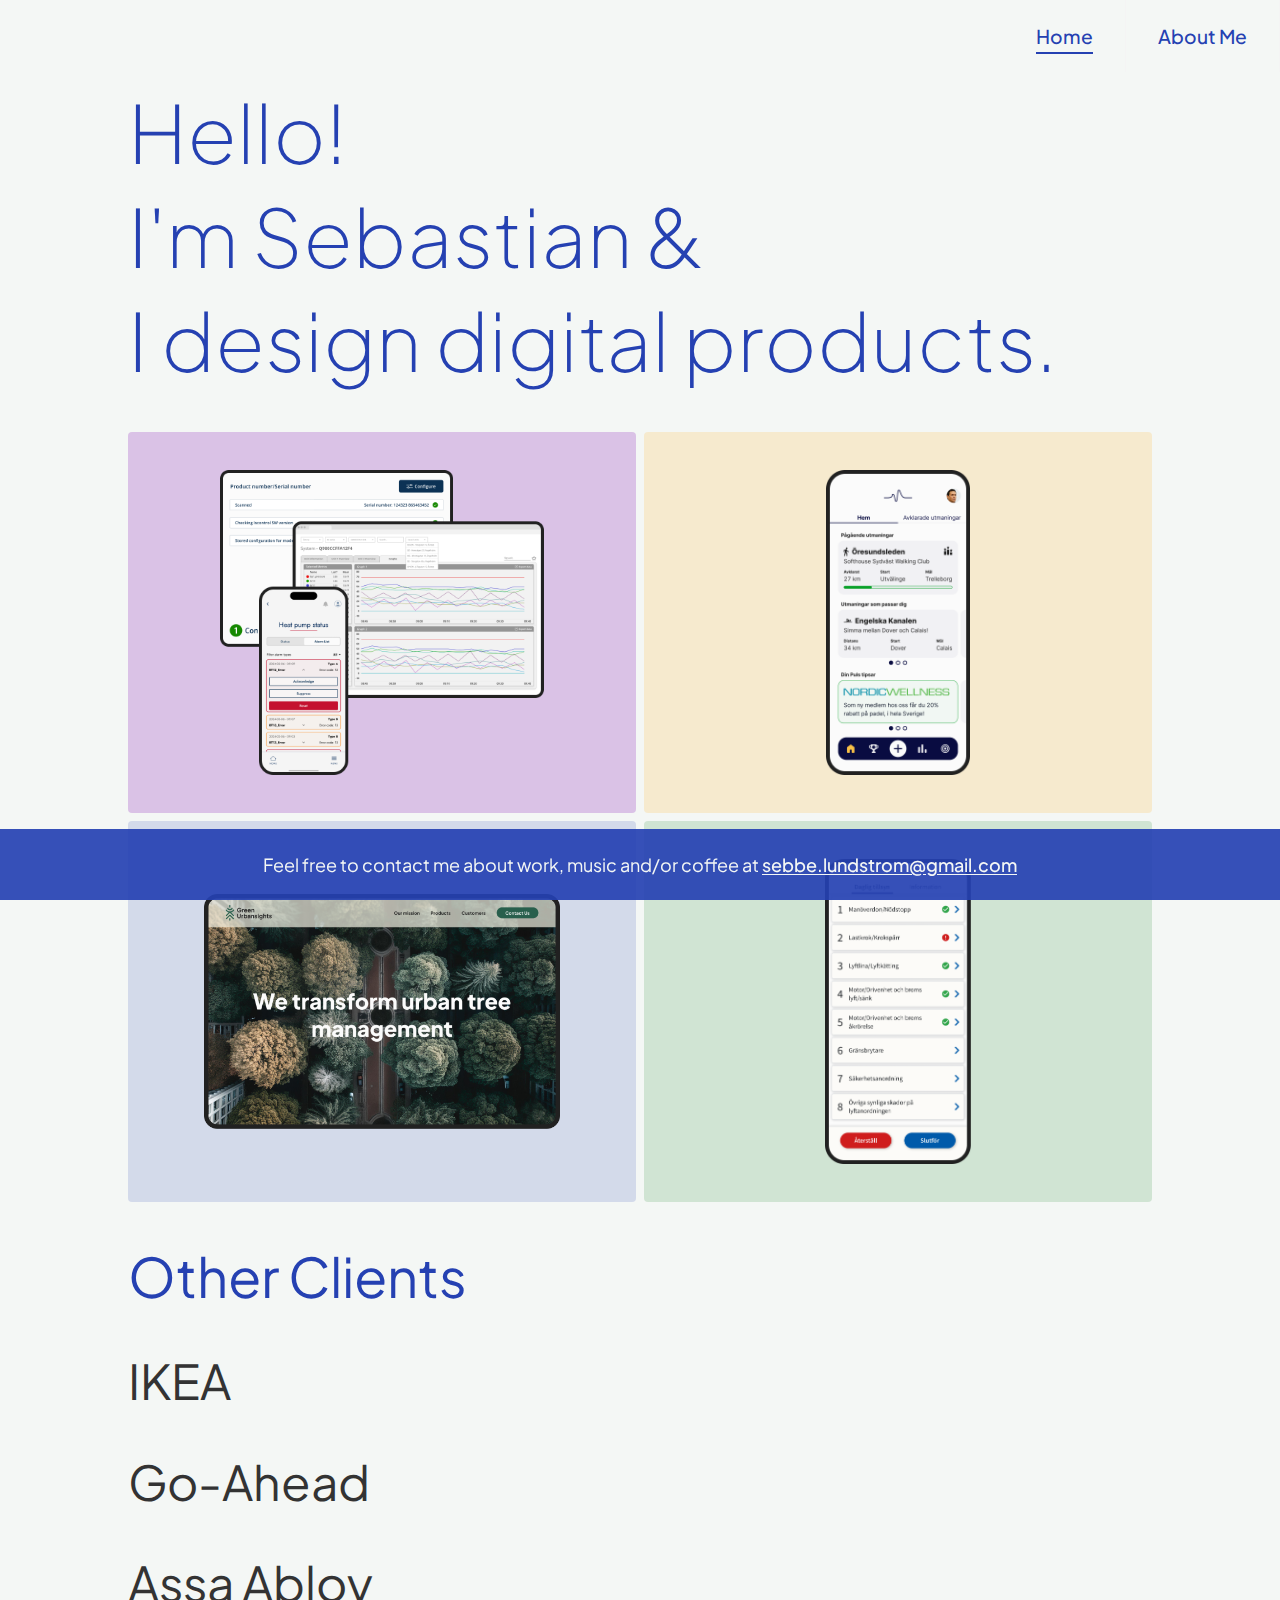
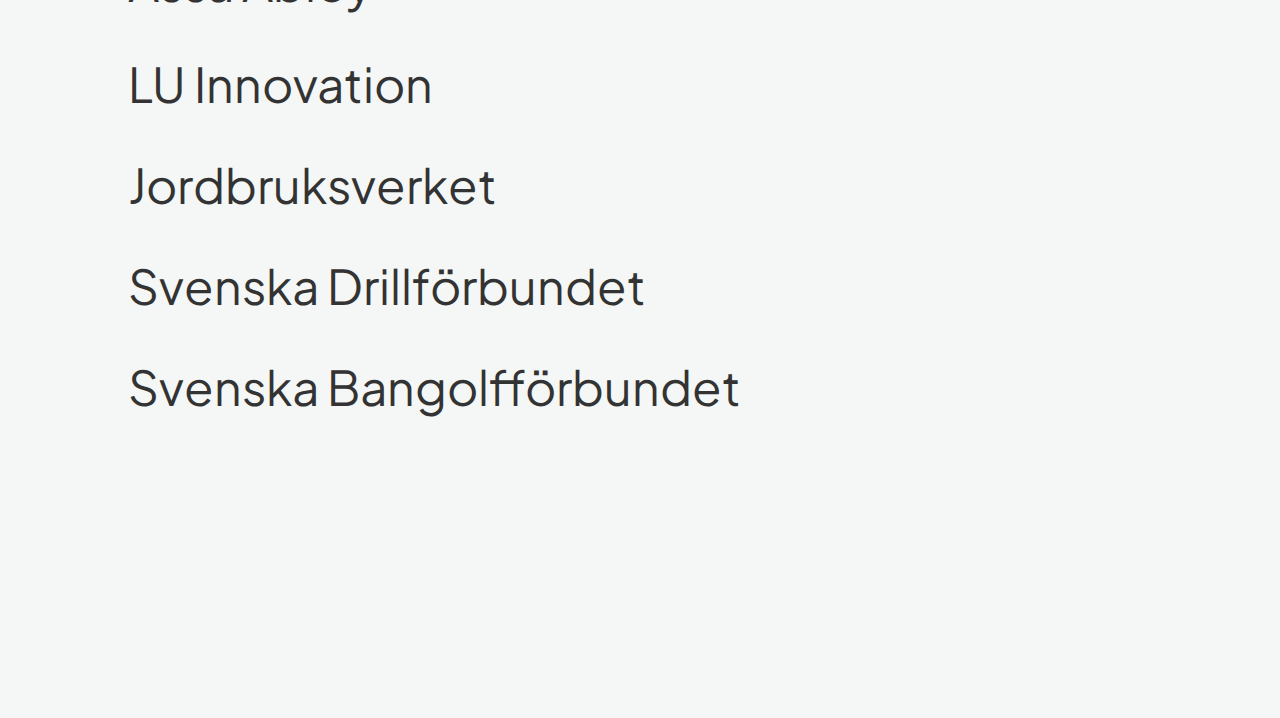
<file: index.html>
<!DOCTYPE html>
<html lang="en">
<head>
    <title>Sebastian Lundström - UX Designer</title>
    <meta charset="UTF-8">
    <link rel="preconnect" href="https://fonts.googleapis.com">
    <link rel="preconnect" href="https://fonts.gstatic.com" crossorigin>
    <link href="https://fonts.googleapis.com/css2?family=Plus+Jakarta+Sans:ital,wght@0,200..800;1,200..800&display=swap" rel="stylesheet">
    <link rel="stylesheet" type="text/css" href="styles.css">
    <meta name="viewport" content="width=device-width, initial-scale=1" />
    <meta name="keywords" content="seblund, ux-design, ux-designer, seblund, sebastian lundstrom, sebastian lundström, ux,">
    <meta name="description" content="Sebastian Lundström - UX-designer Based In Malmö, Sweden.">
</head>
<body>
    <header class="header">
        <input class="menu-btn" type="checkbox" id="menu-btn" />
        <label class="menu-icon" for="menu-btn"><span class="navicon"></span></label>
        <ul class="menu">
          <li><a href="index.html" class="active">Home</a></li>
          <li><a href="aboutme.html">About Me</a></li>
        </ul>
      </header>
    <main>
        <div class="welcome"><h1>Hello!<br>I'm Sebastian &<br> I design digital products.</h1></div> 
        <section class="projects">
            <div class="project-box" style="background-color: #dac2e6;">
                <img src="qvantum.png" alt="Qvantum Energi AB">
                <a href="qvantum.html"><div class="overlay">
                    <div class="overlay-text">Qvantum Energi AB</div>
                </div></a>
            </div>
            <div class="project-box" style="background-color: #F6EACE;">
                <img src="dinpuls.png" alt="Din Puls">
                <a href="dinpuls.html"><div class="overlay">
                    <div class="overlay-text">Din Puls</div>
                </div></a>
            </div>
            <div class="project-box" style="background-color: #D3DAEA;">
                <img src="greenurbansights.png" alt="Green Urbansights">
                <a href="greenurbansights.html"><div class="overlay">
                    <div class="overlay-text">Green Urbansights</div>
                </div></a>
            </div>
            <div class="project-box" style="background-color: #D0E4D3;">
                <img src="abus.png" alt="Abus Kransystem">
                <a href="abus.html"><div class="overlay">
                    <div class="overlay-text">Abus Kransystem</div>
                </div></a>
            </div>
            <!---<div class="project-box" style="background-color: #EDD9DA;">
                <img src="nanoloci.png" alt="Project 4">
                <div class="overlay">
                    <div class="overlay-text">Nanoloci</div>
                </div>--->
            </div>
        </section>
        <div class="clients-headline"><p>Other Clients</p><!---<br>Assa Abloy, Go-Ahead, IKEA, Jordbruksverket, LU Innovation, Svenska Bangolförbundet, Svenska Drillförbundet</div><br>
        <div class="clients"></div>
        <br><ul>
            <li>Assa Abloy</li>
            <li>Go-Ahead</li>
            <li>IKEA</li>
            <li>Jordbruksverket</li>
            <li>LU Innovation</li>
            <li>Svenska Bangolfförbundet</li>
            <li>Svenska Drillförbundet</li>
        </ul><br>--->
        
        <div class="client-box">
            <div class="client-name">IKEA</div>
            <div class="client-name">Go-Ahead</div>
            <div class="client-name">Assa Abloy</div>
            <div class="client-name">LU Innovation</div>
            
            <div class="client-name">Jordbruksverket</div>
            <div class="client-name">Svenska Drillförbundet</div>
            <div class="client-name">Svenska Bangolfförbundet</div>
            
        </div></div>
        <br>
    </main>

    <footer>
        <p>Feel free to contact me about work, music and/or coffee at <a href="mailto:sebbe.lundstrom@gmail.com"> sebbe.lundstrom@gmail.com</a></p>
    </footer>

</body>
</html>
</file>
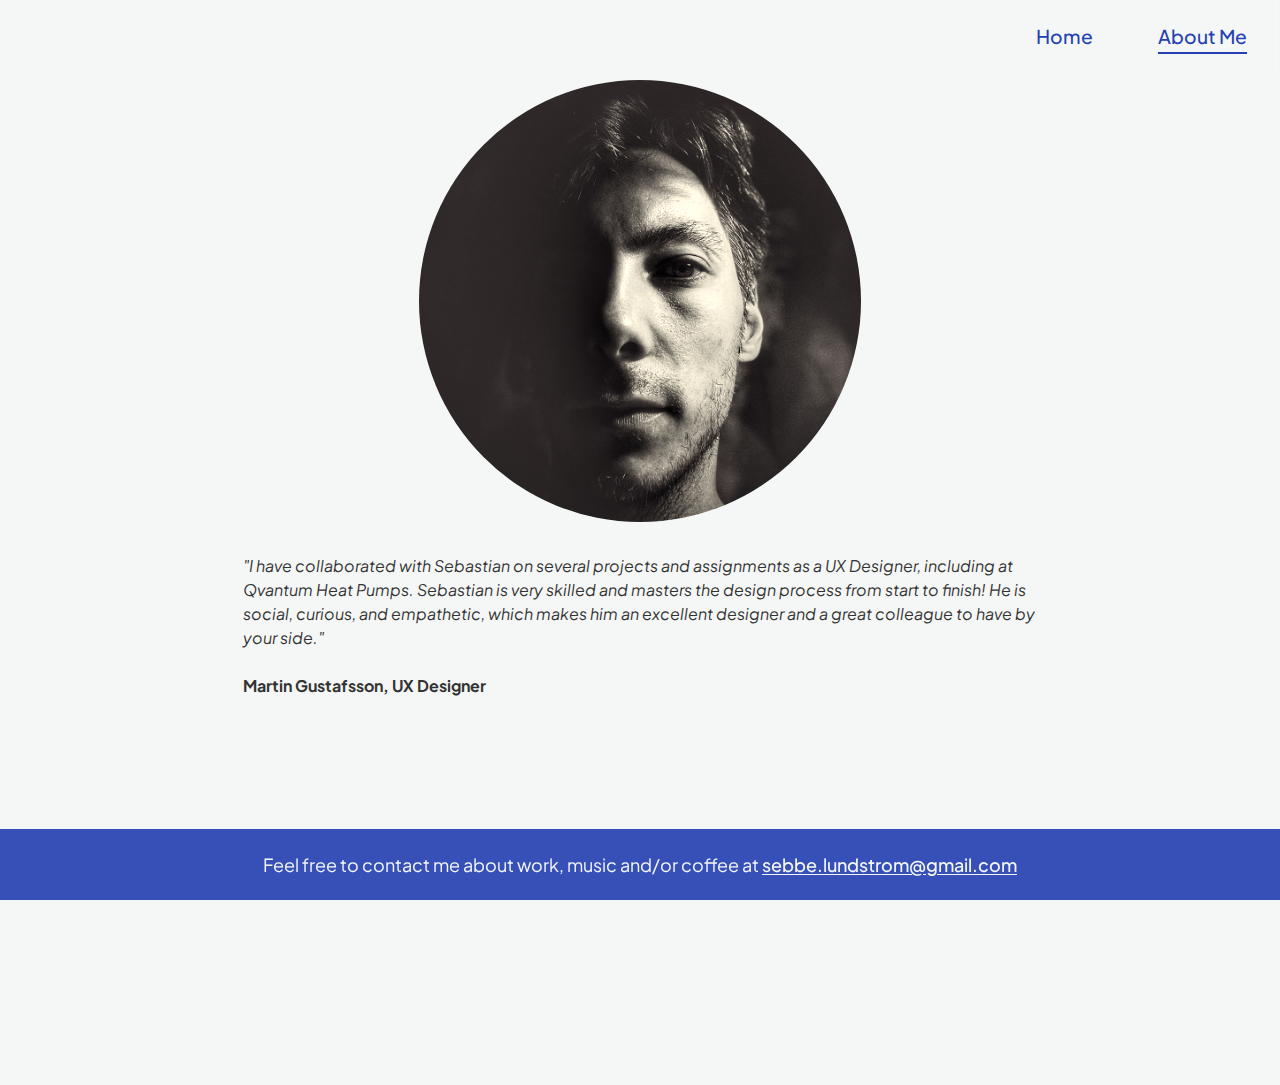
<file: aboutme.html>
<!DOCTYPE html>
<html lang="en">
<head>
    <title>Sebastian Lundström - UX Designer</title>
    <meta charset="UTF-8">
    <link rel="preconnect" href="https://fonts.googleapis.com">
    <link rel="preconnect" href="https://fonts.gstatic.com" crossorigin>
    <link href="https://fonts.googleapis.com/css2?family=Plus+Jakarta+Sans:ital,wght@0,200..800;1,200..800&display=swap" rel="stylesheet">
    <link rel="stylesheet" type="text/css" href="styles.css">
    <meta name="viewport" content="width=device-width, initial-scale=1" />
    <meta name="keywords" content="seblund, ux-design, ux-designer, seblund, sebastian lundstrom, sebastian lundström, ux,">
    <meta name="description" content="Sebastian Lundström - UX-designer Based In Malmö, Sweden.">
</head>
<body>
    <header class="header">
        <input class="menu-btn" type="checkbox" id="menu-btn" />
        <label class="menu-icon" for="menu-btn"><span class="navicon"></span></label>
        <ul class="menu">
          <li><a href="index.html">Home</a></li>
          <li><a href="aboutme.html" class="active">About Me</a></li>
        </ul>
      </header>
      <main>
        
        <section class="me-details">
            <div class="me-details-box">
                <img src="me.png" alt="me">
            </div>
            <div class="description">

                    <p><i>"I have collaborated with Sebastian on several projects and assignments as a UX Designer, including at Qvantum Heat Pumps. Sebastian is very skilled and masters the design process from start to finish! He is social, curious, and empathetic, which makes him an excellent designer and a great colleague to have by your side."</i><br><br><b>Martin Gustafsson, UX Designer</b></p>


            </div>
        </section>
    </main>

    <footer>
        <p>Feel free to contact me about work, music and/or coffee at <a href="mailto:sebbe.lundstrom@gmail.com"> sebbe.lundstrom@gmail.com</a></p>
    </footer>
</body>
</html>
</file>
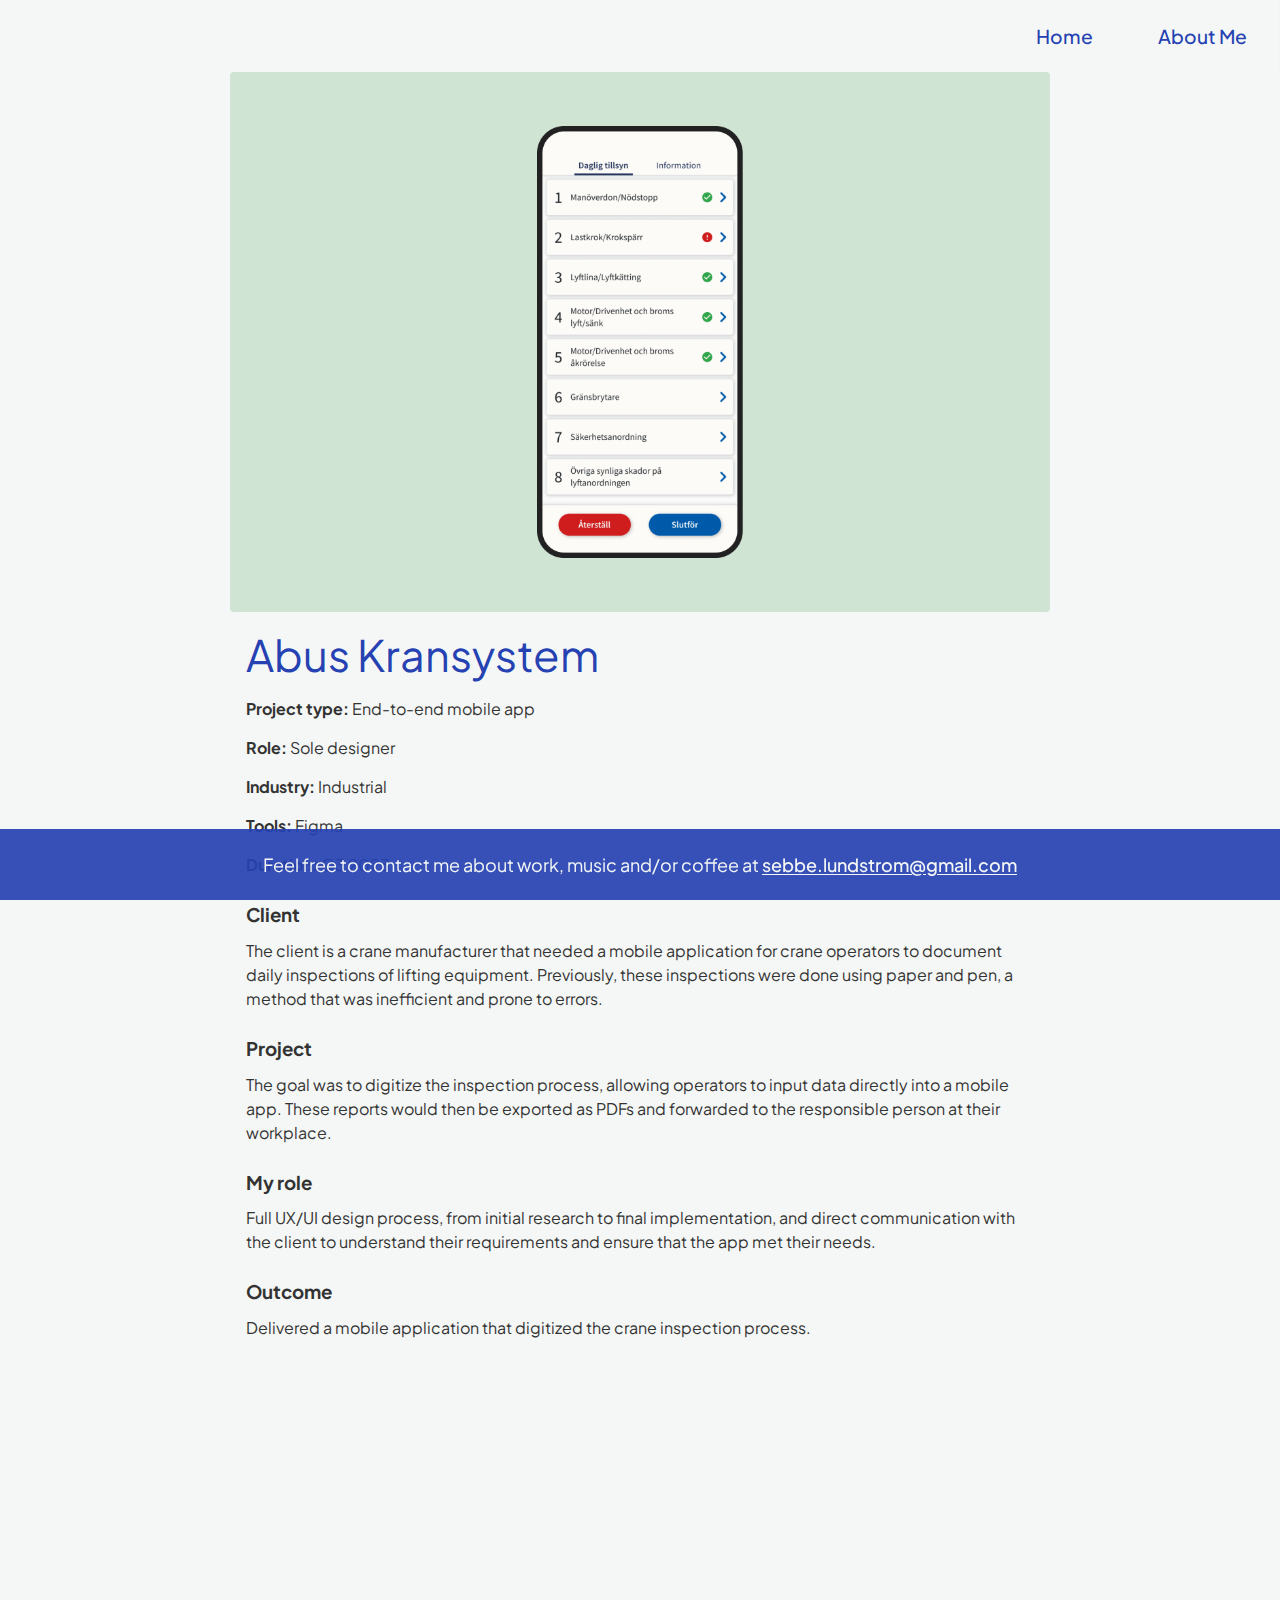
<file: abus.html>
<!DOCTYPE html>
<html lang="en">
<head>
    <title>Sebastian Lundström - UX Designer</title>
    <meta charset="UTF-8">
    <link rel="preconnect" href="https://fonts.googleapis.com">
    <link rel="preconnect" href="https://fonts.gstatic.com" crossorigin>
    <link href="https://fonts.googleapis.com/css2?family=Plus+Jakarta+Sans:ital,wght@0,200..800;1,200..800&display=swap" rel="stylesheet">
    <link rel="stylesheet" type="text/css" href="styles.css">
    <meta name="viewport" content="width=device-width, initial-scale=1" />
    <meta name="keywords" content="seblund, ux-design, ux-designer, seblund, sebastian lundstrom, sebastian lundström, ux,">
    <meta name="description" content="Sebastian Lundström - UX-designer Based In Malmö, Sweden.">
</head>
<body>
    <header class="header">
        <input class="menu-btn" type="checkbox" id="menu-btn" />
        <label class="menu-icon" for="menu-btn"><span class="navicon"></span></label>
        <ul class="menu">
          <li><a href="index.html">Home</a></li>
          <li><a href="aboutme.html">About Me</a></li>
        </ul>
      </header>
    <main>
        
        <section class="project-details">
            <div class="project-details-box" style="background-color: #D0E4D3;">
                <img src="abus.png" alt="Abus Kransystem">
            </div>
            <div class="description">
                <p><h2>Abus Kransystem</h2></p>
                <p><b>Project type:</b> End-to-end mobile app</p>
                <p><b>Role:</b> Sole designer</p>
                <p><b>Industry:</b> Industrial</p>
                <p><b>Tools:</b> Figma</p>
                <p><b>Duration:</b> Q3 2023</p>
                <p><h3>Client</h3>
                    <p>The client is a crane manufacturer that needed a mobile application for crane operators to document daily inspections of lifting equipment. Previously, these inspections were done using paper and pen, a method that was inefficient and prone to errors.<p/>
                
                    <h3>Project</h3>
                    <p>The goal was to digitize the inspection process, allowing operators to input data directly into a mobile app. These reports would then be exported as PDFs and forwarded to the responsible person at their workplace.</p>
                
                    <h3>My role</h3>
                    
                    <p>Full UX/UI design process, from initial research to final implementation, and direct communication with the client to understand their requirements and ensure that the app met their needs.</p>
                
                    <h3>Outcome</h3>
                    <p>Delivered a mobile application that digitized the crane inspection process.</p>


            </div>
        </section>
    </main>


    <footer>
        <p>Feel free to contact me about work, music and/or coffee at <a href="mailto:sebbe.lundstrom@gmail.com"> sebbe.lundstrom@gmail.com</a></p>
    </footer>
</body>
</html>
</file>
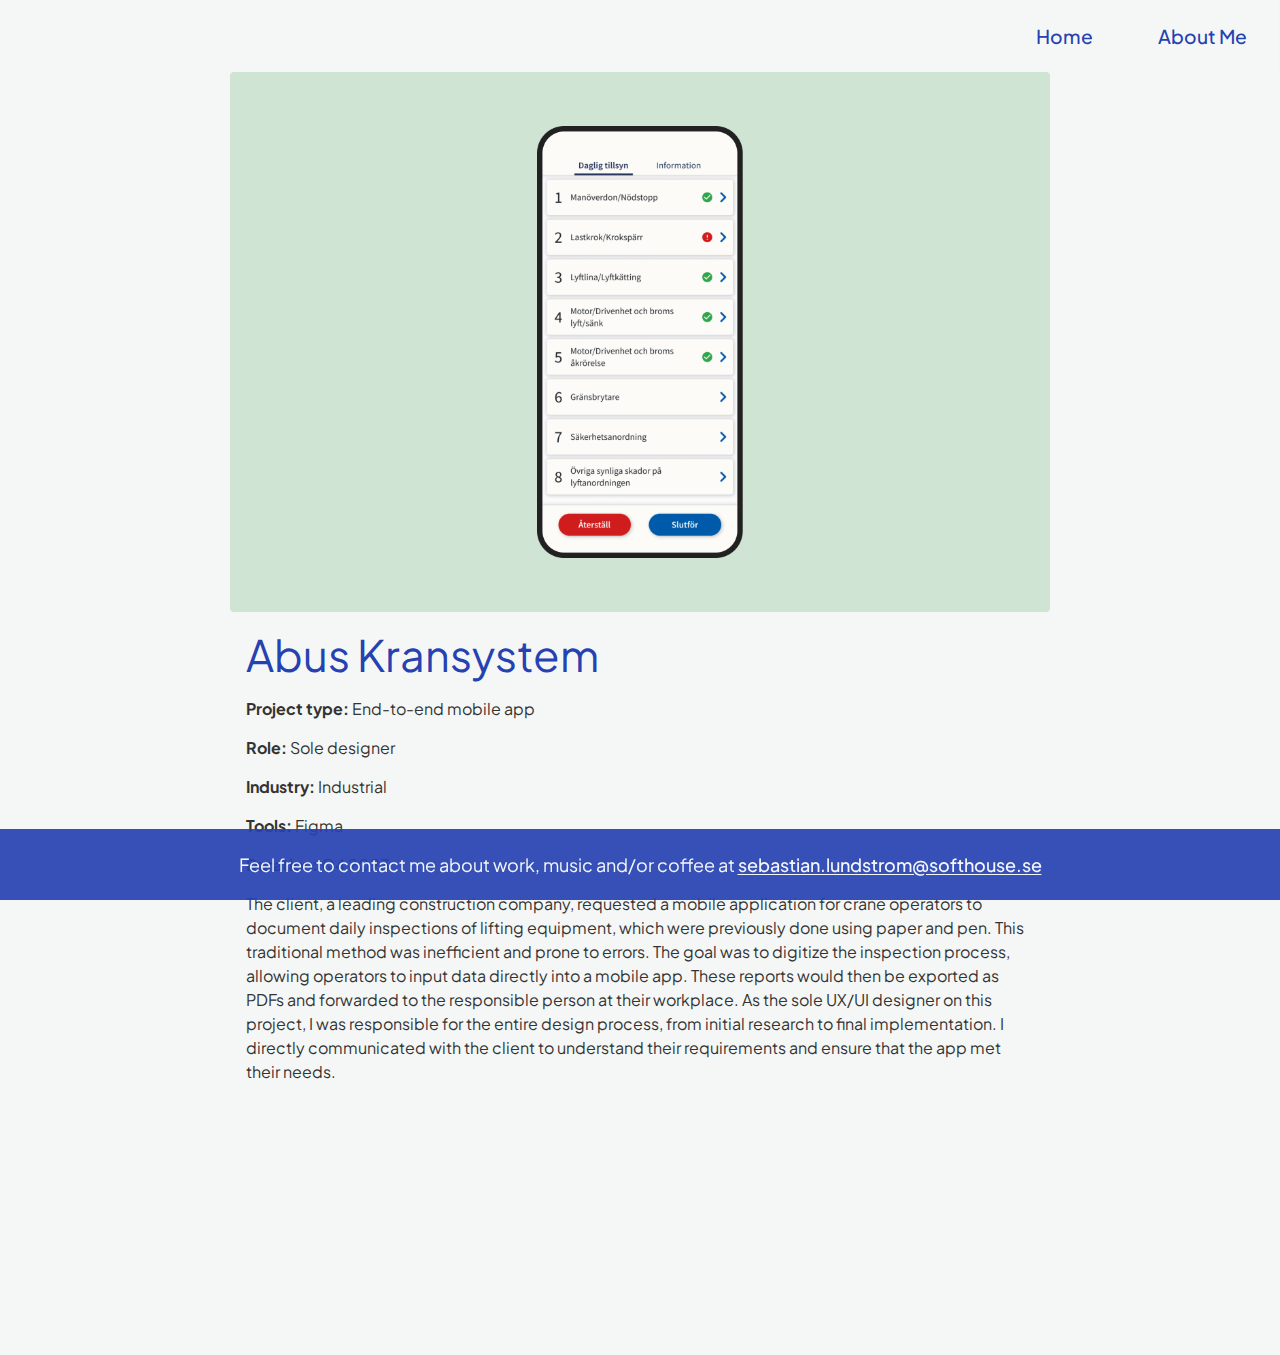
<file: abus2.html>
<!DOCTYPE html>
<html lang="en">
<head>
    <title>Sebastian Lundström - UX Designer</title>
    <meta charset="UTF-8">
    <link rel="preconnect" href="https://fonts.googleapis.com">
    <link rel="preconnect" href="https://fonts.gstatic.com" crossorigin>
    <link href="https://fonts.googleapis.com/css2?family=Plus+Jakarta+Sans:ital,wght@0,200..800;1,200..800&display=swap" rel="stylesheet">
    <link rel="stylesheet" type="text/css" href="styles.css">
    <meta name="viewport" content="width=device-width, initial-scale=1" />
    <meta name="keywords" content="seblund, ux-design, ux-designer, seblund, sebastian lundstrom, sebastian lundström, ux,">
    <meta name="description" content="Sebastian Lundström - UX-designer Based In Malmö, Sweden.">
</head>
<body>
    <header class="header">
        <input class="menu-btn" type="checkbox" id="menu-btn" />
        <label class="menu-icon" for="menu-btn"><span class="navicon"></span></label>
        <ul class="menu">
          <li><a href="index.html">Home</a></li>
          <li><a href="aboutme.html">About Me</a></li>
        </ul>
      </header>
    <main>
        
        <section class="project-details">
            <div class="project-details-box" style="background-color: #D0E4D3;">
                <img src="abus.png" alt="Project 2">
            </div>
            <div class="description">
                <p><h2>Abus Kransystem</h2></p>
                <p><b>Project type:</b> End-to-end mobile app</p>
                <p><b>Role:</b> Sole designer</p>
                <p><b>Industry:</b> Industrial</p>
                <p><b>Tools:</b> Figma</p>
                <p><b>Duration:</b> Q4 2023</p>
                <p>The client, a leading construction company, requested a mobile application for crane operators to document daily inspections of lifting equipment, which were previously done using paper and pen. This traditional method was inefficient and prone to errors. The goal was to digitize the inspection process, allowing operators to input data directly into a mobile app. These reports would then be exported as PDFs and forwarded to the responsible person at their workplace.
                    As the sole UX/UI designer on this project, I was responsible for the entire design process, from initial research to final implementation. I directly communicated with the client to understand their requirements and ensure that the app met their needs.</p>
            </div>
        </section>
    </main>


    <footer>
        <p>Feel free to contact me about work, music and/or coffee at <a href="mailto:sebastian.lundstrom@softhouse.se"> sebastian.lundstrom@softhouse.se</a></p>
    </footer>
</body>
</html>
</file>
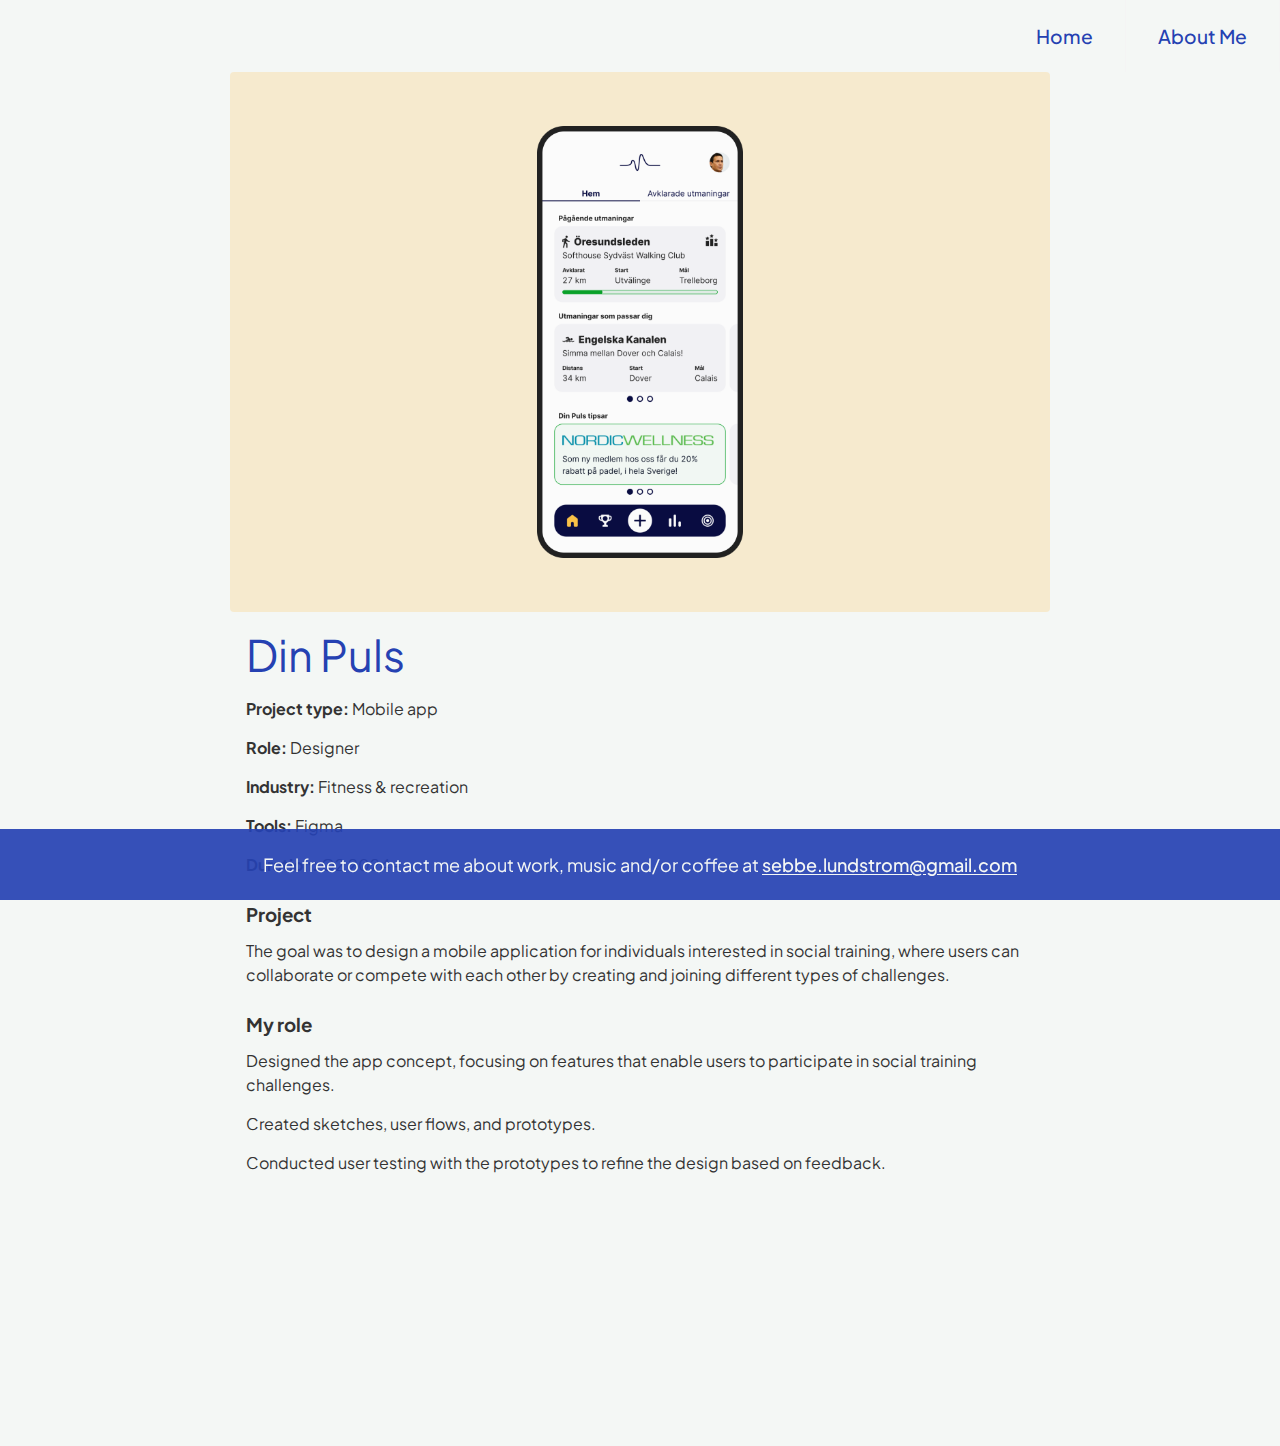
<file: dinpuls.html>
<!DOCTYPE html>
<html lang="en">
<head>
    <title>Sebastian Lundström - UX Designer</title>
    <meta charset="UTF-8">
    <link rel="preconnect" href="https://fonts.googleapis.com">
    <link rel="preconnect" href="https://fonts.gstatic.com" crossorigin>
    <link href="https://fonts.googleapis.com/css2?family=Plus+Jakarta+Sans:ital,wght@0,200..800;1,200..800&display=swap" rel="stylesheet">
    <link rel="stylesheet" type="text/css" href="styles.css">
    <meta name="viewport" content="width=device-width, initial-scale=1" />
    <meta name="keywords" content="seblund, ux-design, ux-designer, seblund, sebastian lundstrom, sebastian lundström, ux,">
    <meta name="description" content="Sebastian Lundström - UX-designer Based In Malmö, Sweden.">
</head>
<body>
    <header class="header">
        <input class="menu-btn" type="checkbox" id="menu-btn" />
        <label class="menu-icon" for="menu-btn"><span class="navicon"></span></label>
        <ul class="menu">
          <li><a href="index.html">Home</a></li>
          <li><a href="aboutme.html">About Me</a></li>
        </ul>
      </header>
    <main>
        
        <section class="project-details">
            <div class="project-details-box" style="background-color: #F6EACE;">
                <img src="dinpuls.png" alt="Din Puls">
            </div>
            <div class="description">
                <p><h2>Din Puls</h2></p>
                <p><b>Project type:</b> Mobile app</p>
                <p><b>Role:</b> Designer</p>
                <p><b>Industry:</b> Fitness & recreation</p>
                <p><b>Tools:</b> Figma</p>
                <p><b>Duration:</b> Q2 2024 - ...</p>
                    <h3>Project</h3>
                    <p>The goal was to design a mobile application for individuals interested in social training, where users can collaborate or compete with each other by creating and joining different types of challenges.</p>
                
                    <h3>My role</h3>
                    
                    <p>Designed the app concept, focusing on features that enable users to participate in social training challenges.</p>
                
                    <p>Created sketches, user flows, and prototypes.</p>

                    <p>Conducted user testing with the prototypes to refine the design based on feedback.</p>


            </div>
        </section>
    </main>


    <footer>
        <p>Feel free to contact me about work, music and/or coffee at <a href="mailto:sebbe.lundstrom@gmail.com"> sebbe.lundstrom@gmail.com</a></p>
    </footer>
</body>
</html>
</file>
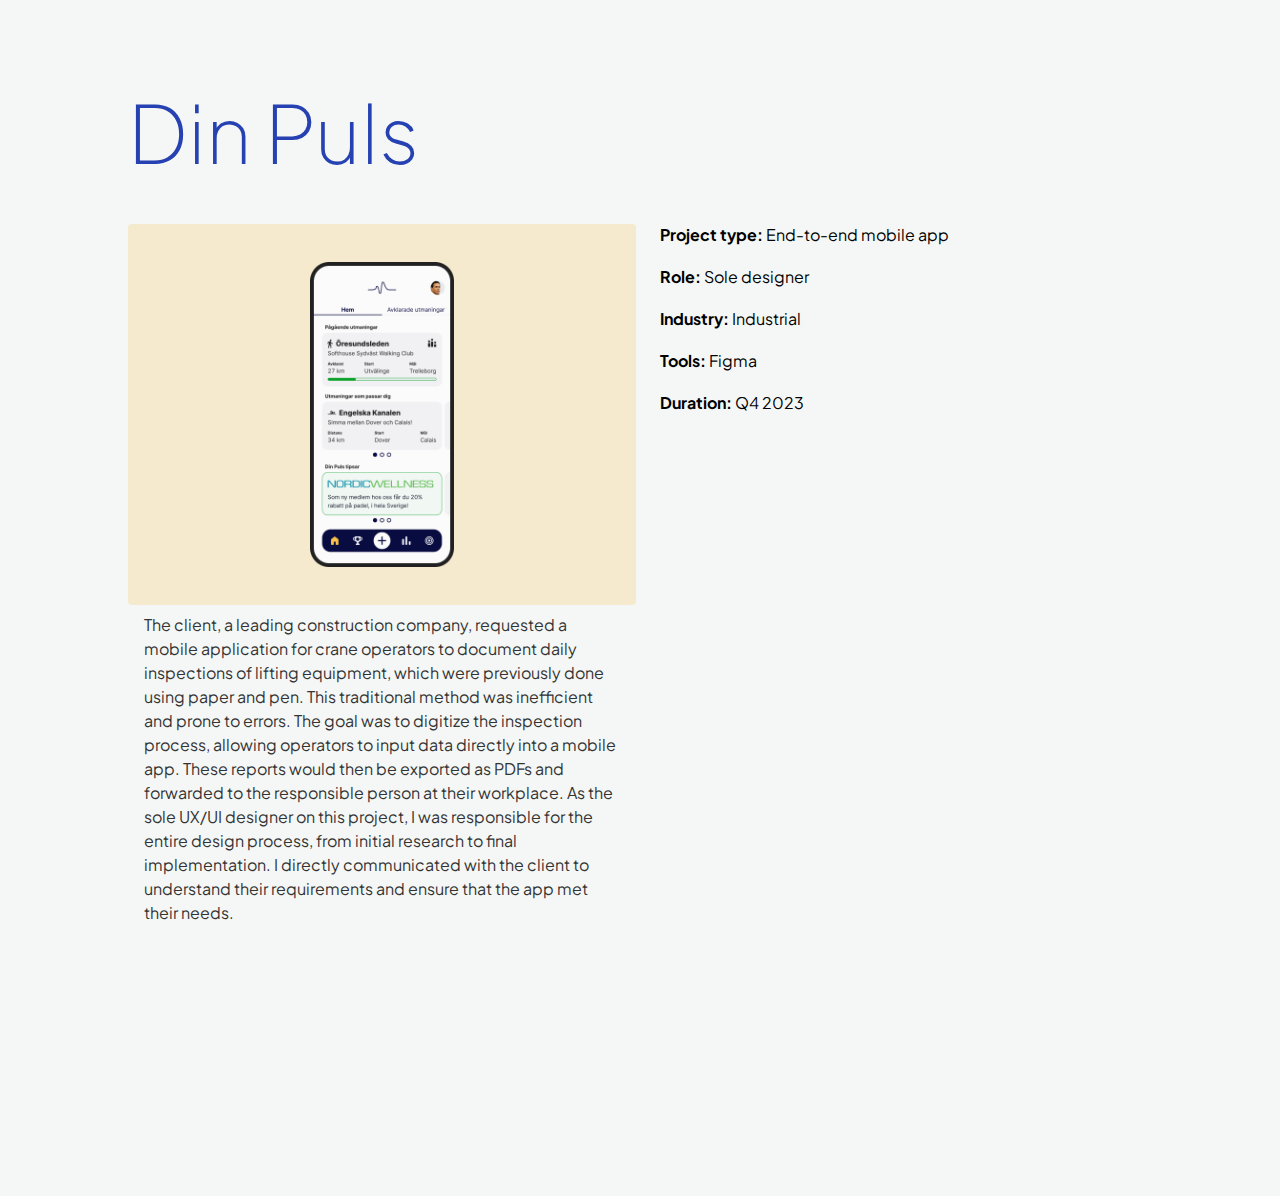
<file: dinpulsold.html>
<!DOCTYPE html>
<html lang="en">
<head>
    <title>Sebastian Lundström - UX Designer</title>
    <meta charset="UTF-8">
    <link rel="preconnect" href="https://fonts.googleapis.com">
    <link rel="preconnect" href="https://fonts.gstatic.com" crossorigin>
    <link href="https://fonts.googleapis.com/css2?family=Plus+Jakarta+Sans:ital,wght@0,200..800;1,200..800&display=swap" rel="stylesheet">
    <link rel="stylesheet" type="text/css" href="styles.css">
    <meta name="viewport" content="width=device-width, initial-scale=1" />
    <meta name="keywords" content="seblund, ux-design, ux-designer, seblund, sebastian lundstrom, sebastian lundström, ux,">
    <meta name="description" content="Sebastian Lundström - UX-designer Based In Malmö, Sweden.">
</head>
<body>
    <header>
    </header>
    <main>
        <div class="welcome"><h1>Din Puls</h1></div> 
        <section class="projects">
            <div class="project-box" style="background-color: #F6EACE;">
                <img src="dinpuls.png" alt="Project 1">
            </div>
            <div class="description">
                <b>Project type:</b> End-to-end mobile app<br><br>
                <b>Role:</b> Sole designer<br><br>
                <b>Industry:</b> Industrial<br><br>
                <b>Tools:</b> Figma<br><br>
                <b>Duration:</b> Q4 2023<br><br>
            </div>
            <div class="description">
                <p>The client, a leading construction company, requested a mobile application for crane operators to document daily inspections of lifting equipment, which were previously done using paper and pen. This traditional method was inefficient and prone to errors. The goal was to digitize the inspection process, allowing operators to input data directly into a mobile app. These reports would then be exported as PDFs and forwarded to the responsible person at their workplace.
                    As the sole UX/UI designer on this project, I was responsible for the entire design process, from initial research to final implementation. I directly communicated with the client to understand their requirements and ensure that the app met their needs.</p>
            </div>
        </section>
    </main>
</body>
</html>
</file>
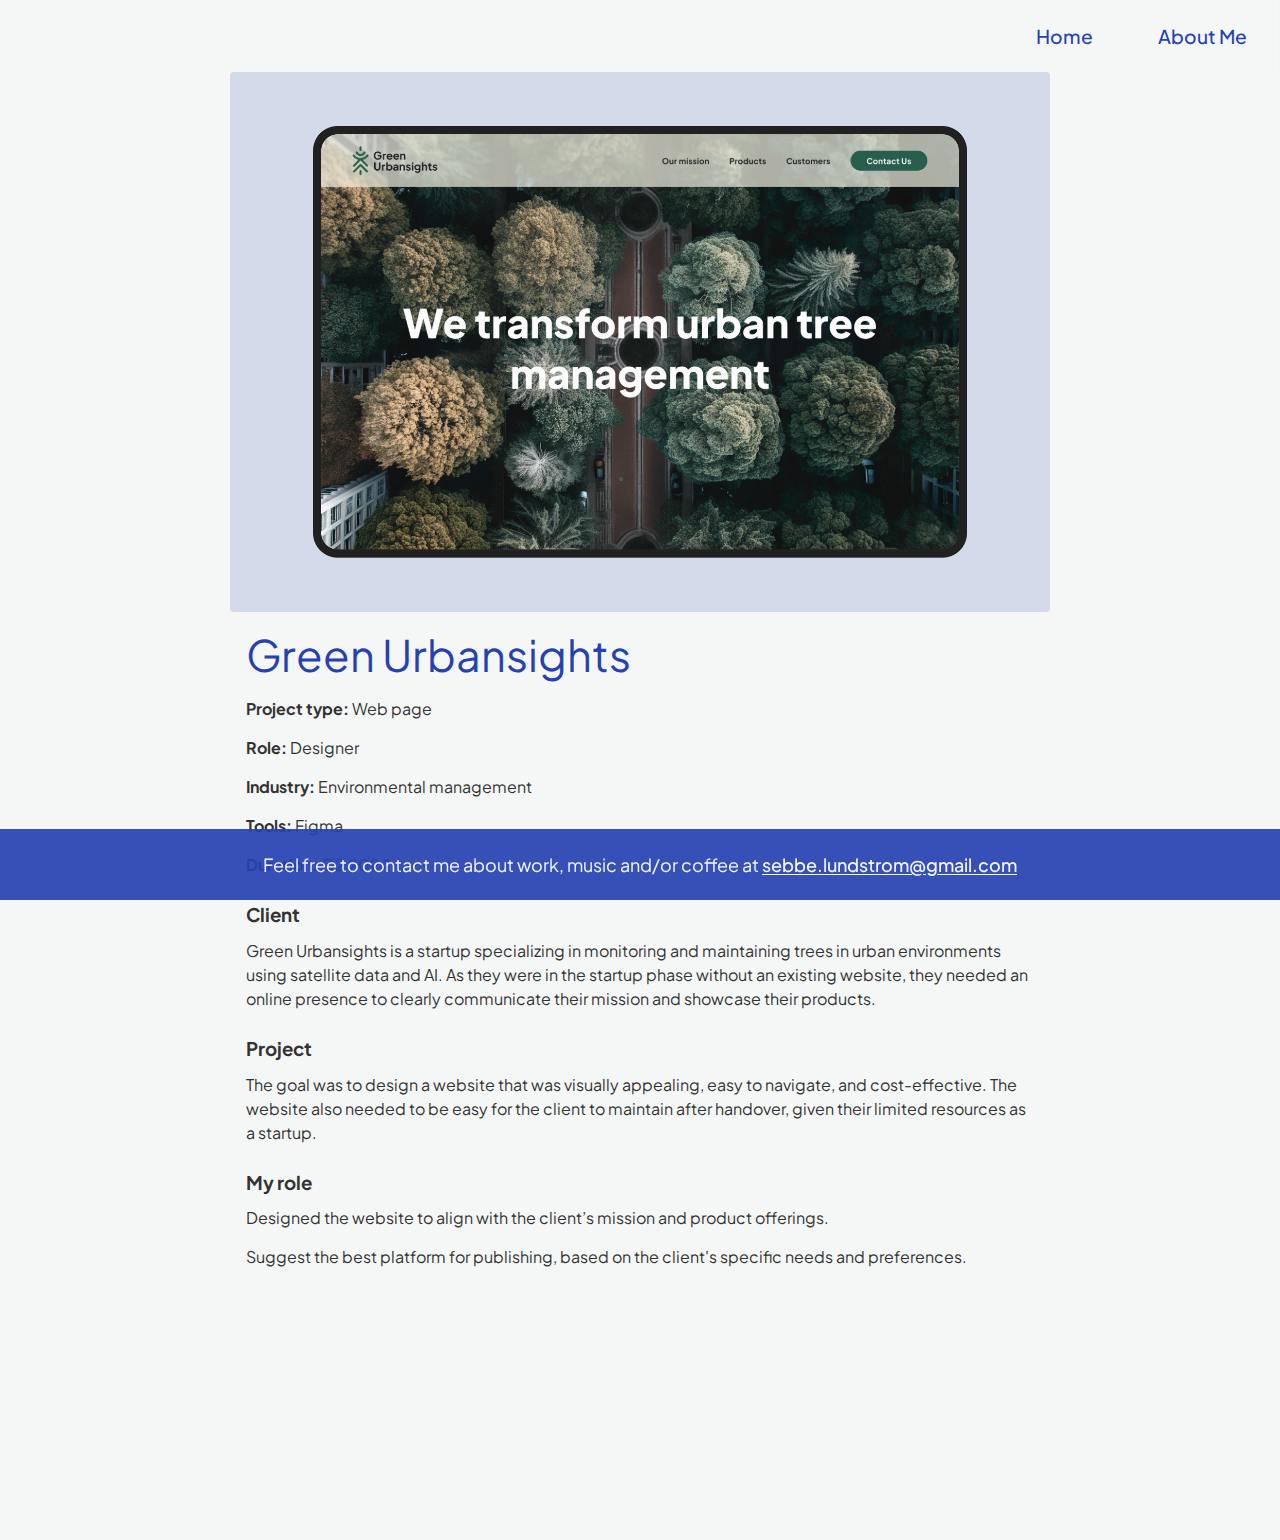
<file: greenurbansights.html>
<!DOCTYPE html>
<html lang="en">
<head>
    <title>Sebastian Lundström - UX Designer</title>
    <meta charset="UTF-8">
    <link rel="preconnect" href="https://fonts.googleapis.com">
    <link rel="preconnect" href="https://fonts.gstatic.com" crossorigin>
    <link href="https://fonts.googleapis.com/css2?family=Plus+Jakarta+Sans:ital,wght@0,200..800;1,200..800&display=swap" rel="stylesheet">
    <link rel="stylesheet" type="text/css" href="styles.css">
    <meta name="viewport" content="width=device-width, initial-scale=1" />
    <meta name="keywords" content="seblund, ux-design, ux-designer, seblund, sebastian lundstrom, sebastian lundström, ux,">
    <meta name="description" content="Sebastian Lundström - UX-designer Based In Malmö, Sweden.">
</head>
<body>
    <header class="header">
        <input class="menu-btn" type="checkbox" id="menu-btn" />
        <label class="menu-icon" for="menu-btn"><span class="navicon"></span></label>
        <ul class="menu">
          <li><a href="index.html">Home</a></li>
          <li><a href="aboutme.html">About Me</a></li>
        </ul>
      </header>
    <main>
        
        <section class="project-details">
            <div class="project-details-box" style="background-color: #D3DAEA;">
                <img src="greenurbansights.png" alt="Green Urbansights">
            </div>
            <div class="description">
                <p><h2>Green Urbansights</h2></p>
                <p><b>Project type:</b> Web page</p>
                <p><b>Role:</b> Designer</p>
                <p><b>Industry:</b> Environmental management</p>
                <p><b>Tools:</b> Figma</p>
                <p><b>Duration:</b> Q2 2024</p>
                    <h3>Client</h3>
                    <p>Green Urbansights is a startup specializing in monitoring and maintaining trees in urban environments using satellite data and AI. As they were in the startup phase without an existing website, they needed an online presence to clearly communicate their mission and showcase their products.</p>
                    <h3>Project</h3>
                    <p>The goal was to design a website that was visually appealing, easy to navigate, and cost-effective. The website also needed to be easy for the client to maintain after handover, given their limited resources as a startup.</p>
                
                    <h3>My role</h3>
                    
                    <p>Designed the website to align with the client’s mission and product offerings.</p>
                
                    <p>Suggest the best platform for publishing, based on the client's specific needs and preferences.</p>


            </div>
        </section>
    </main>


    <footer>
        <p>Feel free to contact me about work, music and/or coffee at <a href="mailto:sebbe.lundstrom@gmail.com"> sebbe.lundstrom@gmail.com</a></p>
    </footer>
</body>
</html>
</file>
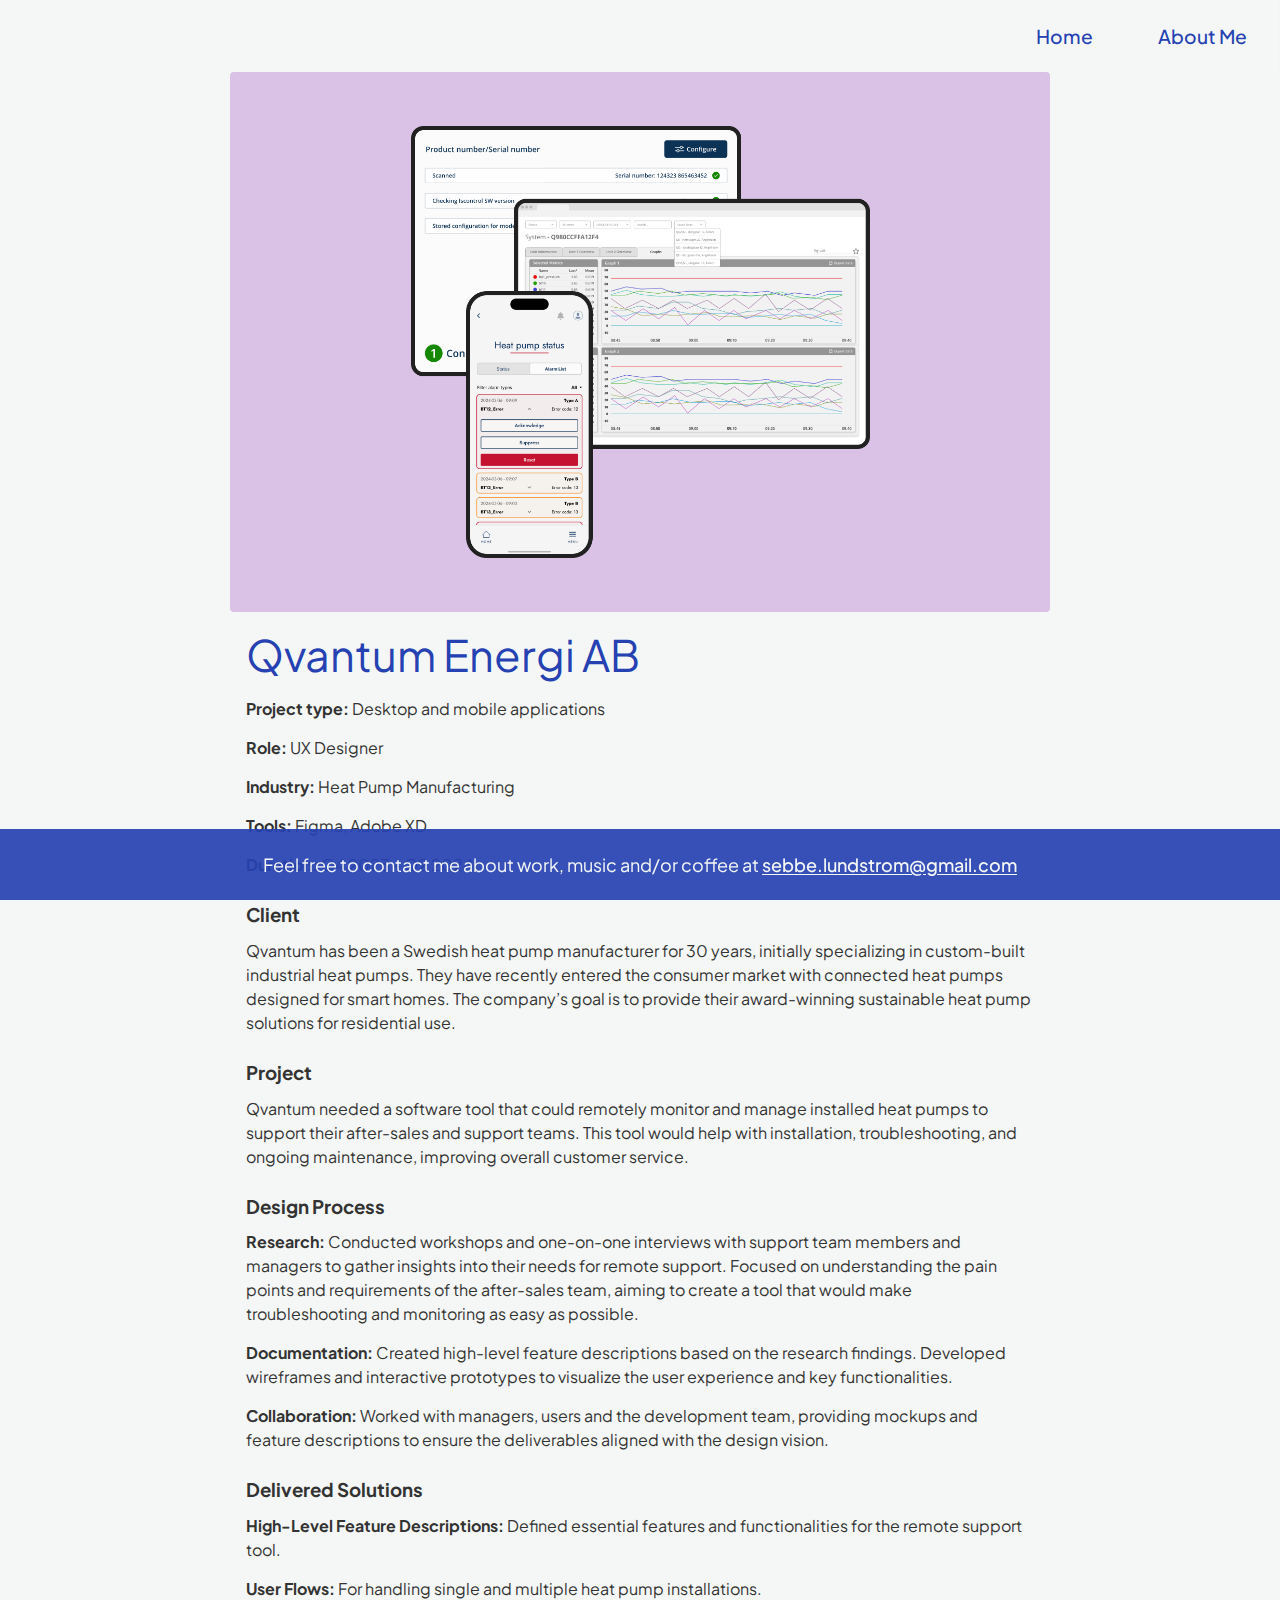
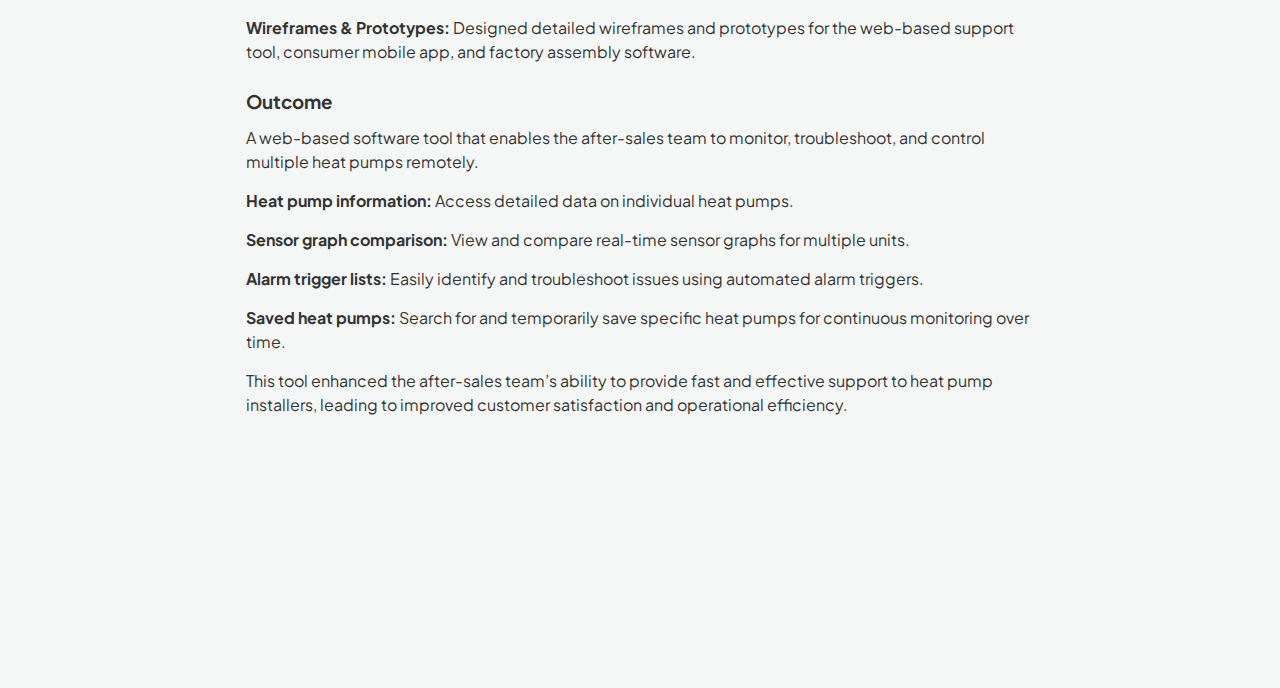
<file: qvantum.html>
<!DOCTYPE html>
<html lang="en">
<head>
    <title>Sebastian Lundström - UX Designer</title>
    <meta charset="UTF-8">
    <link rel="preconnect" href="https://fonts.googleapis.com">
    <link rel="preconnect" href="https://fonts.gstatic.com" crossorigin>
    <link href="https://fonts.googleapis.com/css2?family=Plus+Jakarta+Sans:ital,wght@0,200..800;1,200..800&display=swap" rel="stylesheet">
    <link rel="stylesheet" type="text/css" href="styles.css">
    <meta name="viewport" content="width=device-width, initial-scale=1" />
    <meta name="keywords" content="seblund, ux-design, ux-designer, seblund, sebastian lundstrom, sebastian lundström, ux,">
    <meta name="description" content="Sebastian Lundström - UX-designer Based In Malmö, Sweden.">
</head>
<body>
    <header class="header">
        <input class="menu-btn" type="checkbox" id="menu-btn" />
        <label class="menu-icon" for="menu-btn"><span class="navicon"></span></label>
        <ul class="menu">
          <li><a href="index.html">Home</a></li>
          <li><a href="aboutme.html">About Me</a></li>
        </ul>
      </header>
    <main>
        
        <section class="project-details">
            <div class="project-details-box" style="background-color: #dac2e6;">
                <img src="qvantum.png" alt="Qvantum Energi AB">
            </div>
            <div class="description">
                <p><h2> Qvantum Energi AB</h2></p>
                <p><b>Project type:</b> Desktop and mobile applications</p>
                <p><b>Role:</b> UX Designer</p>
                <p><b>Industry:</b> Heat Pump Manufacturing</p>
                <p><b>Tools:</b> Figma, Adobe XD</p>
                <p><b>Duration:</b> Q4 2023 - Q2 2024</p>
                <p><h3>Client</h3>
                    <p>Qvantum has been a Swedish heat pump manufacturer for 30 years, initially specializing in custom-built industrial heat pumps. They have recently entered the consumer market with connected heat pumps designed for smart homes. The company’s goal is to provide their award-winning sustainable heat pump solutions for residential use.<p/>
                
                    <h3>Project</h3>
                    <p>Qvantum needed a software tool that could remotely monitor and manage installed heat pumps to support their after-sales and support teams. This tool would help with installation, troubleshooting, and ongoing maintenance, improving overall customer service.</p>
                
                    <h3>Design Process</h3>
                    
                    <p><strong>Research:</strong> Conducted workshops and one-on-one interviews with support team members and managers to gather insights into their needs for remote support. Focused on understanding the pain points and requirements of the after-sales team, aiming to create a tool that would make troubleshooting and monitoring as easy as possible.</p>
                    
                    <p><strong>Documentation:</strong> Created high-level feature descriptions based on the research findings. Developed wireframes and interactive prototypes to visualize the user experience and key functionalities.</p>
                    
                    <p><strong>Collaboration:</strong> Worked with managers, users and the development team, providing mockups and feature descriptions to ensure the deliverables aligned with the design vision.</p>
                
                    <h3>Delivered Solutions</h3>
                    <p><strong>High-Level Feature Descriptions:</strong> Defined essential features and functionalities for the remote support tool.</p>
                    <p><strong>User Flows:</strong> For handling single and multiple heat pump installations.</p>
                    <p><strong>Wireframes & Prototypes:</strong> Designed detailed wireframes and prototypes for the web-based support tool, consumer mobile app, and factory assembly software.</p>
                
                    <h3>Outcome</h3>
                    <p>A web-based software tool that enables the after-sales team to monitor, troubleshoot, and control multiple heat pumps remotely.</p>
                    <p><strong>Heat pump information:</strong> Access detailed data on individual heat pumps.</p>
                    <p><strong>Sensor graph comparison:</strong> View and compare real-time sensor graphs for multiple units.</p>
                    <p><strong>Alarm trigger lists:</strong> Easily identify and troubleshoot issues using automated alarm triggers.</p>
                    <p><strong>Saved heat pumps:</strong> Search for and temporarily save specific heat pumps for continuous monitoring over time.</p>
                    
                    <p>This tool enhanced the after-sales team’s ability to provide fast and effective support to heat pump installers, leading to improved customer satisfaction and operational efficiency.</p>
            </div>
        </section>
    </main>


    <footer>
        <p>Feel free to contact me about work, music and/or coffee at <a href="mailto:sebbe.lundstrom@gmail.com"> sebbe.lundstrom@gmail.com</a></p>
    </footer>
</body>
</html>
</file>
<file: styles.css>
* {
    margin: 0;
    padding: 0;
    box-sizing: border-box;
    font-family: Plus Jakarta Sans, sans-serif;
}

body {
    display: flex;
    flex-direction: column;
    align-items: center;
    background-color: #F4F7F5;
}

header {
    margin-bottom: 0px;
}

h1 {
    font-size: 3em;
    font-weight: 200;
    color: #2541B2;
    line-height: 1.3em;
}

h2 {
    font-size: 2.7em;
    font-weight: 400;
    color: #2541B2;
}

h3 {
  color:#333;
  line-height: 250%;
}

a {
    color: #2541B2;
    font-weight: 500;
  }

  .header ul li a.active
  {
    text-decoration: underline;
    text-underline-offset: 8px;
    text-decoration-thickness: 2px;
}
  
  /* header */
  
  .header {
    background-color: #F4F7F5;
    box-shadow: 1px 1px 4px 0 rgba(0,0,0,0.1);
    position: fixed;
    width: 100%;
    z-index: 3;
  }

  .header .logo {
    display: block;
    float: left;
    font-size: 2em;
    padding: 10px 20px;
    text-decoration: none;
  }

  .header .logo img {
    height: 80px;
  }
  
  
  .header ul {
    margin: 0;
    padding: 0;
    list-style: none;
    overflow: hidden;
    background-color: #F4F7F5;
  }
  
  .header li a {
    display: block;
    padding: 20px 20px;
    border-right: 1px solid #f4f4f4;
    text-decoration: none;
  }
  
  .header li a:hover,
  .header .menu-btn:hover {
    text-decoration: underline;
    text-underline-offset: 8px;
    text-decoration-thickness: 2px;
    opacity: 0.6;
  }


  /* menu */
  
  .header .menu {
    clear: both;
    max-height: 0;
    transition: max-height .2s ease-out;
  }
  
  /* menu icon */
  
  .header .menu-icon {
    cursor: pointer;
    display: inline-block;
    float: right;
    padding: 28px 20px;
    position: relative;
    user-select: none;
    background-color: rgba(0,0,0,0);
  }
  
  .header .menu-icon .navicon {
    background: #2541B2;
    display: block;
    height: 2px;
    position: relative;
    transition: background .2s ease-out;
    width: 18px;
  }
  
  .header .menu-icon .navicon:before,
  .header .menu-icon .navicon:after {
    background: #2541B2;
    content: '';
    display: block;
    height: 100%;
    position: absolute;
    transition: all .2s ease-out;
    width: 100%;
  }
  
  .header .menu-icon .navicon:before {
    top: 5px;
  }
  
  .header .menu-icon .navicon:after {
    top: -5px;
  }
  
  /* menu btn */
  
  .header .menu-btn {
    display: none;
  }
  
  .header .menu-btn:checked ~ .menu {
    max-height: 240px;
  }
  
  .header .menu-btn:checked ~ .menu-icon .navicon {
    background: transparent;
  }
  
  .header .menu-btn:checked ~ .menu-icon .navicon:before {
    transform: rotate(-45deg);
  }
  
  .header .menu-btn:checked ~ .menu-icon .navicon:after {
    transform: rotate(45deg);
  }
  
  .header .menu-btn:checked ~ .menu-icon:not(.steps) .navicon:before,
  .header .menu-btn:checked ~ .menu-icon:not(.steps) .navicon:after {
    top: 0;
  }
  
  /* 48em = 768px */
  
  @media (min-width: 48em) {
    .header li {
      float: left;
    }
    .header li a {
      padding: 24px 32px;
    }
    .header .menu {
      clear: none;
      float: right;
      max-height: none;
    }
    .header .menu-icon {
      display: none;
    }
  }

main {
    display: flex;
    flex-wrap: wrap;
    justify-content: left;
    gap: 40px;
    padding-top: 24px;
}

.welcome {
    padding-top: 56px;
    padding-left: 16px;
    padding-right: 16px;
}

.projects {
    display: grid;
    width: 100%;
    max-height: 100%;
}

.project-box {
    position: relative;
    display: flex;
    align-items: center;
    justify-content: center;
    overflow: hidden;
    aspect-ratio: 4 / 3;
}

.projects img {
    max-width: 70%;
    max-height: 80%;
}

.overlay {
    position: absolute;
    top: 0;
    left: 0;
    width: 100%;
    height: 100%;
    background-color: rgba(33, 33, 33, 0.6);
    color: #F4F7F5;
    display: flex;
    align-items: center;
    justify-content: center;
    opacity: 0;
    transition: opacity 0.1s ease;
    backdrop-filter: blur(0.5px);
}

.project-box:active .overlay {
    opacity: 1;
}

.overlay-text {
    font-size: 3em;
    font-weight: 700;
    text-align: center;
    padding: 24px;
}

.clients-headline {
  font-size: 1.6rem;
  width: 100%;

  padding-left: 16px;
  padding-right: 16px;
}

.clients-headline p {
  color:rgba(37, 65, 178, 1);
  font-weight: 400;
  font-size: 2.4rem;
  margin: auto;
  padding-bottom: 24px;
}

.client-box {
  display: grid;
  gap: 24px;
}

.client-name {
  display: inline-block;
  color: #333;
  font-weight: 400;
}



ul {
  font-size: 1.2rem;
}

.project-details {
    display: flex;
    flex-direction: column;
    align-items: center;
    width: 100%;
    padding-top: 32px;
}

.project-details-box {
    position: relative;
    display: flex;
    align-items: center;
    justify-content: center;
    overflow: hidden;
    width: 100%;
    height: 60vh;
}

.project-details-box img {
    max-width: 80%;
    max-height: 80%;
    object-fit: cover;
}

.me-details {
  display: flex;
  flex-direction: column;
  align-items: center;
  width: 100%;
  padding-top: 32px;
}

.me-details-box {
  position: relative;
  display: flex;
  align-items: center;
  justify-content: center;
  overflow: hidden;
  width: 100%;
  height: max-content;
}

.me-details-box img {
  max-width: 100%;
  max-height: 100%;
  object-fit: cover;
  filter: sepia(30%);
}

.me-details p {
margin-top: 16px;
}

.description {
    padding-top: 0px;
    width: 100%;
    padding-left: 16px;
    padding-right: 16px;
    align-items: center;
    justify-content: center;
}

.description p {
    margin-bottom: 15px;
    line-height: 150%;
    color: #333;
}

footer {
    bottom: 0;
    position: relative;
    width: 100%;
    padding-top: 80px;
    padding-bottom: 80px;
    background-color: #2541B2;
    text-align: center;
    color: #F4F7F5;
    font-size: 18px;
}

footer p {
    text-align: center;
    padding-left: 40px;
    padding-right: 40px;
}

footer a {
    color: #F4F7F5;
    text-underline-offset: 2px;
}

footer a:hover {
    opacity: 0.6;
}


@media only screen and (min-device-width: 640px) {


    .welcome {
        padding-left: 0px;
        padding-right: 0px;
    }
    

    h1 {
        font-size: 5em;
        color: #2541B2;
    }

    .header {
        box-shadow: 1px 1px 4px 0 rgba(0,0,0,0);
        width: 100%;
      }
      

    main {
        width: 90%;
        margin-bottom: 240px;
    }

    .projects {
        display: grid;
        grid-template-columns: repeat(auto-fit, minmax(400px, 1fr));
        width: 100%;
        gap: 8px;
    }

    .project-box {
        border-radius: 4px;
    }

    .project-box:hover .overlay {
        opacity: 1;
    }

    .clients-headline {
      font-size: 3rem;
      width: 100%;
      text-align: left;
      padding: 0;
    }
    
    .clients-headline p {
      color:rgba(37, 65, 178, 1);
      font-weight: 400;
      font-size: 3.4rem;
      padding-bottom: 40px;
    }
    
    .client-box {
      display: grid;
      gap: 40px;
    }
    
    .client-name {
      display: inline-block;
      color: #333;
      font-weight: 400;
    }
    
    .project-details {
        display: flex;
        flex-direction: column;
        align-items: center;
        width: 80%;
        margin: auto;
        padding-top: 48px;
    }

    .project-details-box {
      border-radius: 4px;
    }

    .me-details {
      border-radius: 4px;
    }

    .me-details-box {
      max-width: 56%;
      max-height: 56%;
      margin-top: 24px;
      margin-bottom: 32px;
    }

    .me-details-box img {
      border-radius: 100%;
    }

    .me-details p {
      width: 80%;
      margin: auto;
    }

    .description {
        padding-top: 0px;
        padding-bottom: 16px;
        width: 100%;
        /*padding-left: 24px;
        padding-right: 24px;
        background-color: #fbfbfb;*/
    }

    footer {
        position: fixed;
        padding-top: 24px;
        padding-bottom: 24px;
        background-color: rgba(37, 65, 178, 0.92);

    }

}

@media only screen and (min-device-width: 1280px) {

    main {
        width: 80%;
    }
}    
    @media only screen and (min-device-width: 1920px) {

        main {
            width: 60%;
        }
}
</file>
